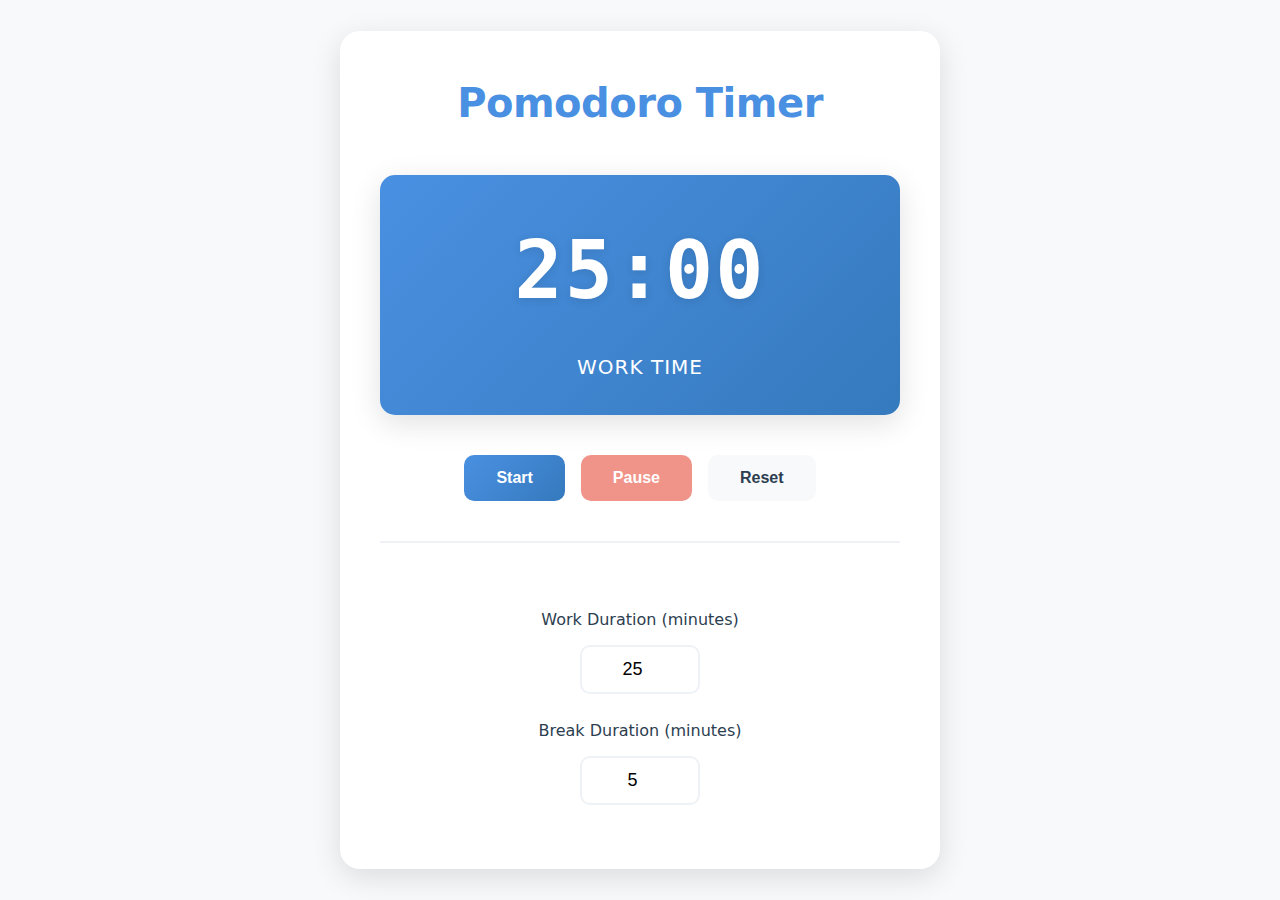
<file: index.html>
<!DOCTYPE html>
<html lang="en">
<head>
    <meta charset="UTF-8">
    <meta name="viewport" content="width=device-width, initial-scale=1.0">
    <title>Pomodoro Timer</title>
    <link rel="stylesheet" href="style.css">
</head>
<body>
    <div class="container">
        <h1>Pomodoro Timer</h1>
        
        <div class="timer">
            <div class="time-display">
                <span id="minutes">25</span>:<span id="seconds">00</span>
            </div>
            <div class="phase-label" id="phaseLabel">Work Time</div>
        </div>

        <div class="controls">
            <button id="startBtn" class="primary">Start</button>
            <button id="pauseBtn" disabled>Pause</button>
            <button id="resetBtn">Reset</button>
        </div>

        <div class="settings">
            <div class="setting-group">
                <label for="workDuration">Work Duration (minutes)</label>
                <input type="number" id="workDuration" value="25" min="1" max="60">
            </div>
            <div class="setting-group">
                <label for="breakDuration">Break Duration (minutes)</label>
                <input type="number" id="breakDuration" value="5" min="1" max="30">
            </div>
        </div>
    </div>
    <script type="module" src="js/main.js"></script>
</body>
</html>
</file>
<file: style.css>
:root {
    --primary-color: #4a90e2;
    --secondary-color: #5cb85c;
    --background-color: #f8f9fa;
    --text-color: #2c3e50;
    --danger-color: #e74c3c;
    --shadow: 0 8px 30px rgba(0, 0, 0, 0.12);
    --gradient: linear-gradient(135deg, #4a90e2, #357abd);
}

* {
    margin: 0;
    padding: 0;
    box-sizing: border-box;
}

body {
    font-family: 'Segoe UI', system-ui, -apple-system, sans-serif;
    background-color: var(--background-color);
    color: var(--text-color);
    line-height: 1.6;
    min-height: 100vh;
    display: flex;
    align-items: center;
    justify-content: center;
    padding: 1rem;
}

.container {
    width: 100%;
    max-width: 600px;
    padding: 2.5rem;
    background: white;
    border-radius: 20px;
    box-shadow: var(--shadow);
    text-align: center;
}

h1 {
    margin-bottom: 2rem;
    color: var(--primary-color);
    font-size: 2.5rem;
    font-weight: 700;
    letter-spacing: -0.5px;
}

.timer {
    margin: 2.5rem 0;
    padding: 2rem;
    background: var(--gradient);
    border-radius: 15px;
    box-shadow: var(--shadow);
    transition: transform 0.3s ease;
}

.timer:hover {
    transform: translateY(-2px);
}

.time-display {
    font-size: 5rem;
    font-weight: 700;
    color: white;
    font-family: 'SF Mono', 'Cascadia Code', monospace;
    text-shadow: 0 2px 10px rgba(0, 0, 0, 0.1);
    letter-spacing: 2px;
}

.phase-label {
    font-size: 1.25rem;
    margin-top: 1rem;
    color: white;
    font-weight: 500;
    text-transform: uppercase;
    letter-spacing: 1px;
}

.controls {
    display: flex;
    gap: 1rem;
    justify-content: center;
    margin: 2rem 0;
}

button {
    padding: 0.875rem 2rem;
    border: none;
    border-radius: 10px;
    font-size: 1rem;
    font-weight: 600;
    cursor: pointer;
    transition: all 0.2s ease;
    background: #f8f9fa;
    color: var(--text-color);
}

button:hover:not(:disabled) {
    transform: translateY(-2px);
    box-shadow: 0 4px 12px rgba(0, 0, 0, 0.1);
}

button:active:not(:disabled) {
    transform: translateY(0);
}

button:disabled {
    opacity: 0.6;
    cursor: not-allowed;
}

button.primary {
    background: var(--gradient);
    color: white;
}

#pauseBtn {
    background-color: var(--danger-color);
    color: white;
}

.settings {
    margin-top: 2.5rem;
    padding-top: 2.5rem;
    border-top: 2px solid #eef2f7;
}

.setting-group {
    margin: 1.5rem 0;
    display: flex;
    flex-direction: column;
    align-items: center;
}

label {
    display: block;
    margin-bottom: 0.75rem;
    color: var(--text-color);
    font-weight: 500;
}

input[type="number"] {
    width: 120px;
    padding: 0.75rem;
    border: 2px solid #eef2f7;
    border-radius: 10px;
    font-size: 1.125rem;
    text-align: center;
    transition: all 0.2s ease;
    font-weight: 500;
}

input[type="number"]:focus {
    outline: none;
    border-color: var(--primary-color);
    box-shadow: 0 0 0 3px rgba(74, 144, 226, 0.1);
}

@media (max-width: 480px) {
    .container {
        padding: 1.5rem;
    }

    .time-display {
        font-size: 4rem;
    }

    .controls {
        flex-direction: column;
    }

    button {
        width: 100%;
    }
}
</file>
